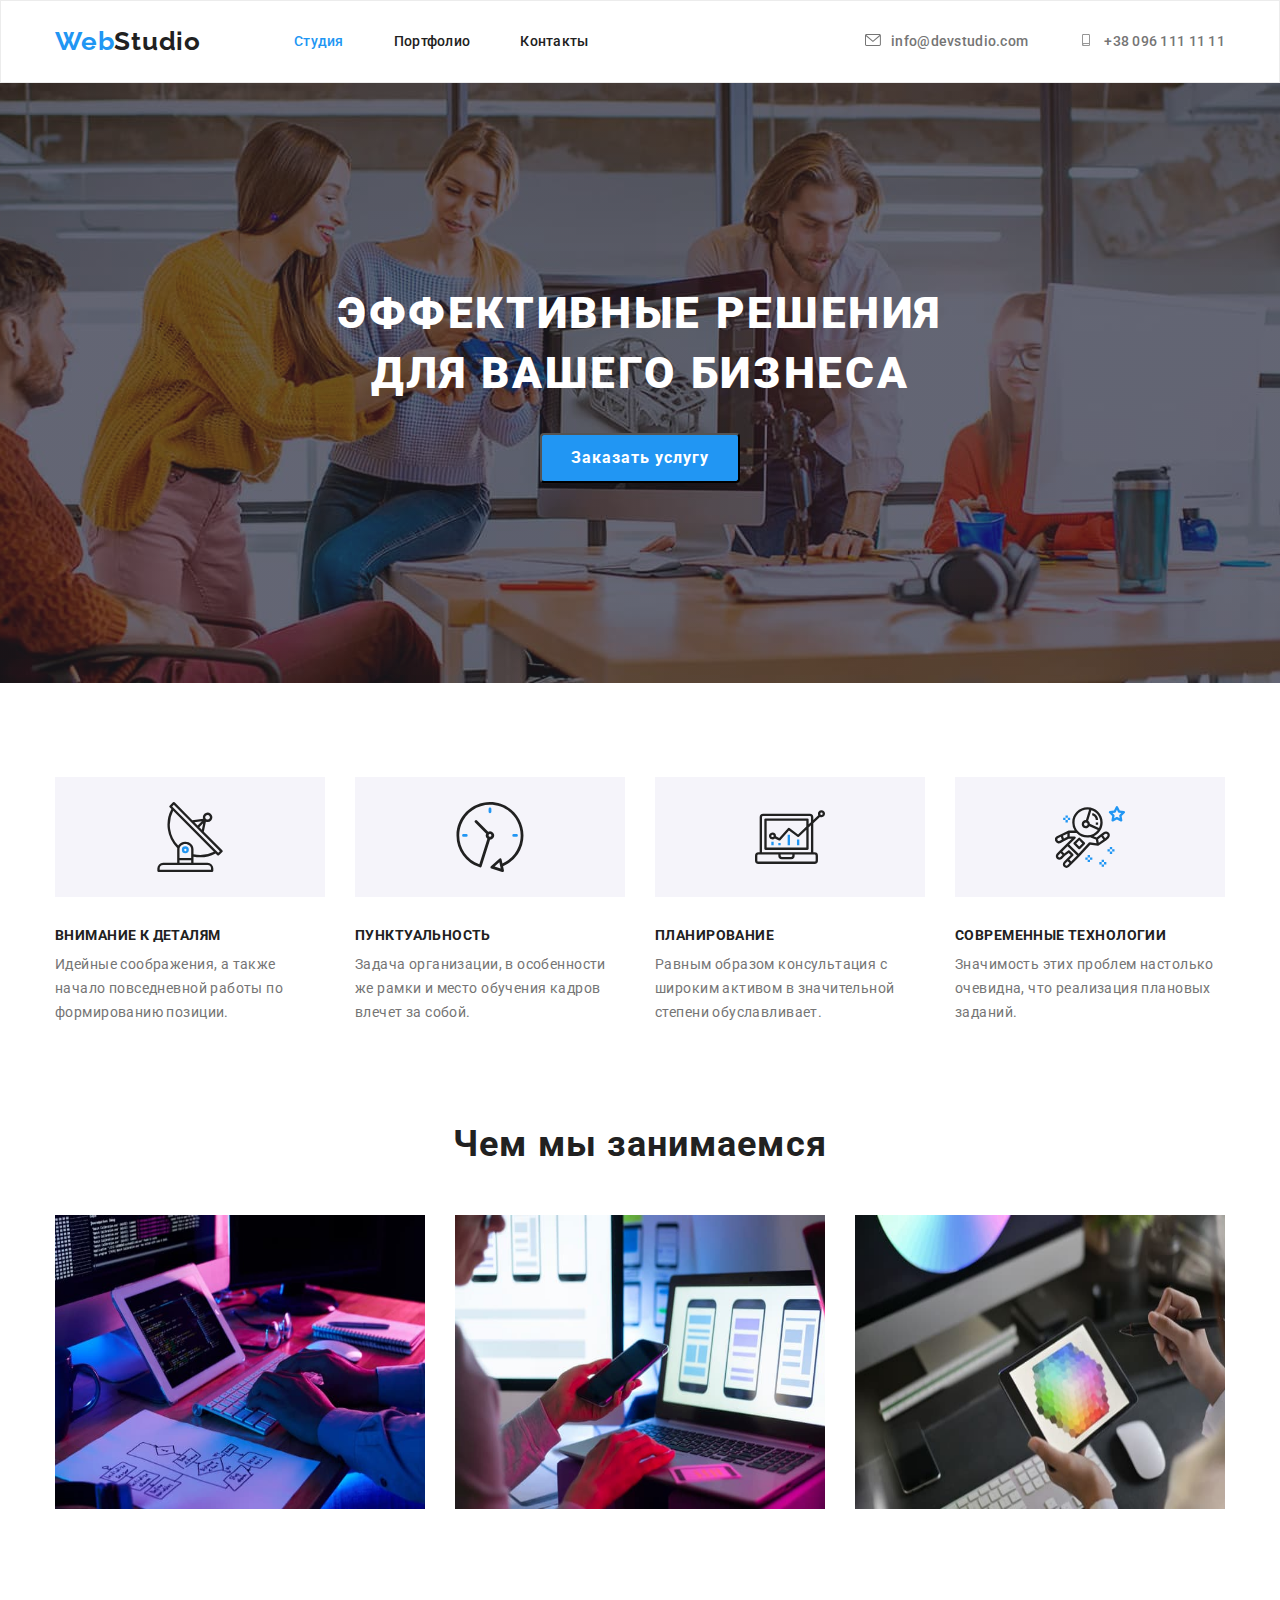
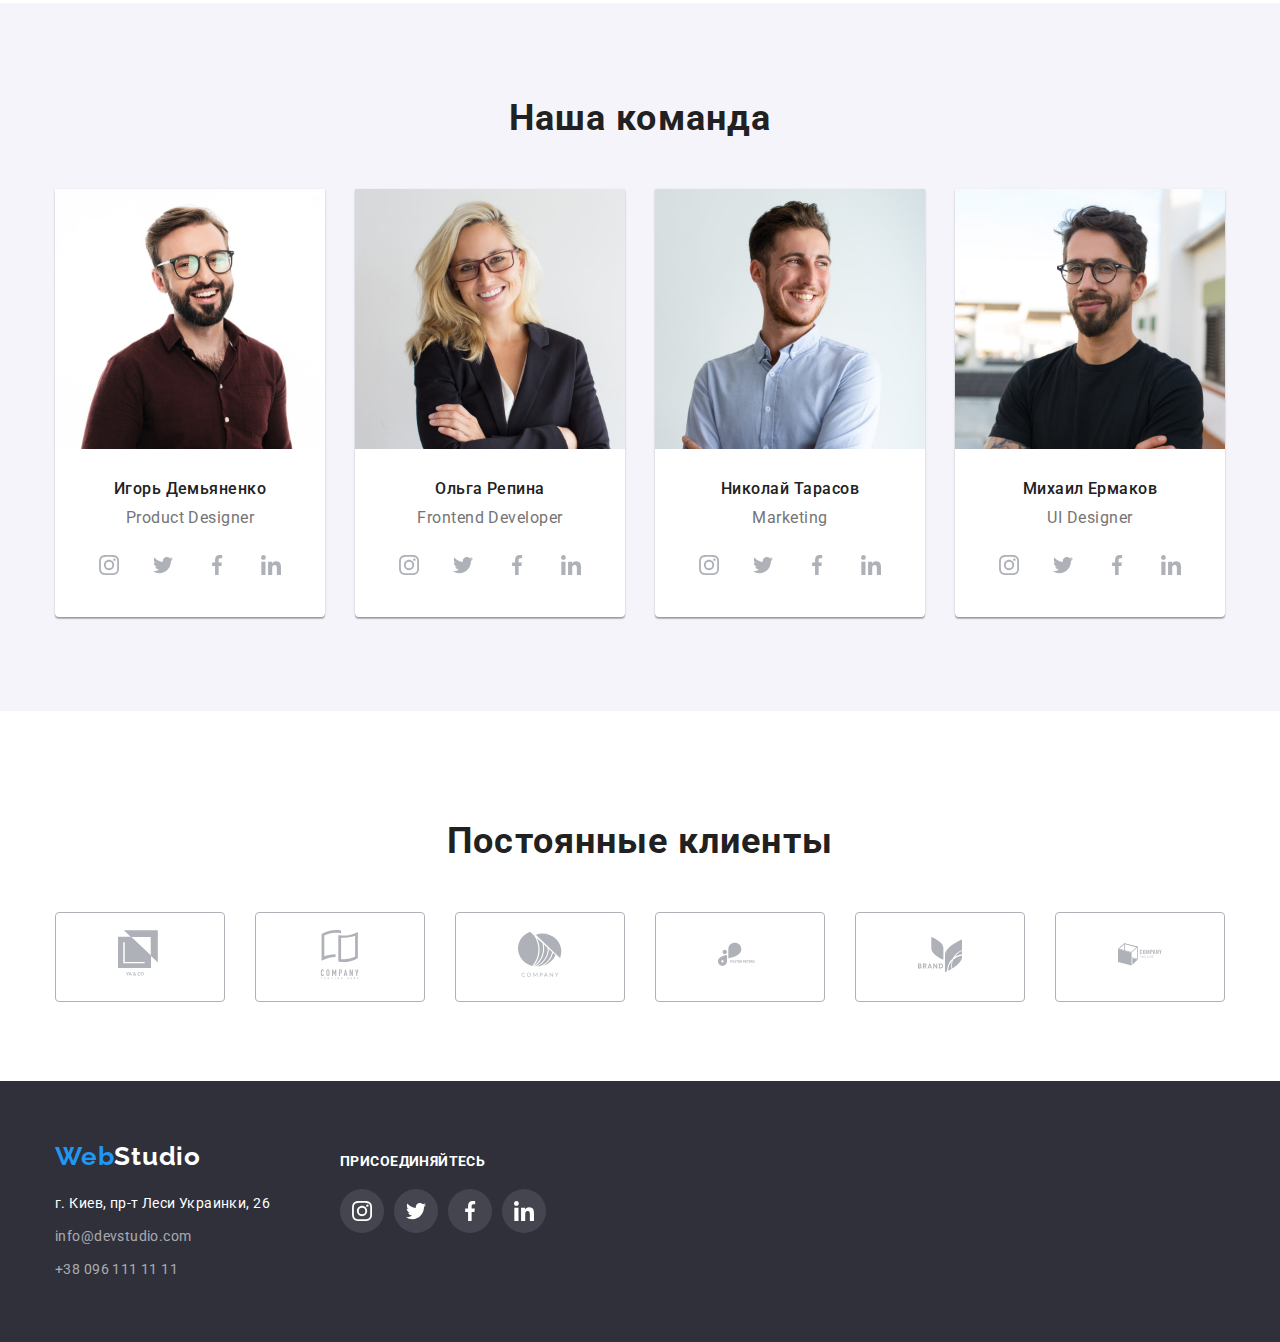
<file: index.html>
<!DOCTYPE html>
<html lang="ru">
<head>
    <meta charset="UTF-8">
    <meta name="viewport" content="width=device-width, initial-scale=1.0">
    <title>WebStudio</title>
    <link rel="stylesheet" href="https://cdnjs.cloudflare.com/ajax/libs/modern-normalize/1.0.0/modern-normalize.min.css">
    <link rel="stylesheet" href="./CSS/styles.css">
    <link rel="preconnect" href="https://fonts.gstatic.com">
    <link href="https://fonts.googleapis.com/css2?family=Raleway:wght@700&family=Roboto:wght@400;500;700;900&display=swap" 
    rel="stylesheet">
</head>

<body>
    <!--Шапка сайту-->
    <header class="header">
       <div class="container">
            <nav class="sait-nav">
                <a class="logo" href="/">Web<span class="logo-color-header">Studio</span></a>
                <ul class="sait-nav-list">
                    <li class="sait-nav-item"><a class="sait-nav-link sait-nav-link-current" href="">Студия</a></li>
                    <li class="sait-nav-item"><a class="sait-nav-link" href="./portfolio.html">Портфолио</a></li>
                    <li class="sait-nav-item"><a class="sait-nav-link" href="">Контакты</a></li>
                </ul>
            </nav>
            <address class="adress-header">
                <ul class="adress-header-list">
                    <li class="adress-header-item">
                        <a class="adress-header-link" href="mailto:info@devstudio.com">
                        <svg class="adres-icon">
                            <use href="./images/Іконки/symbol-defs.svg#icon-envelope"></use>
                        </svg>info@devstudio.com</a>
                    </li>
                    <li class="adress-header-item">
                        <a class="adress-header-link" href="tel:+380961111111">
                        <svg class="adres-icon">
                            <use href="./images/Іконки/symbol-defs.svg#icon-smartphone"></use>
                        </svg>+38 096 111 11 11</a>
                    </li>
                </ul>
            </address>
       </div>
    </header>
 
    <main>
        

        <!--Герой-->       
        <section class="hero-section">
            <div class="hero container">
                <h1 class="hero-title">Эффективные решения для вашего бизнеса</h1>
                <button class="hero-button" type="button">Заказать услугу</button>
            </div>
        </section>   
        
        <!--Особливості-->
        <section class="specionalization">

            <div class="specionalization-conteiner container">
                <h2 class="visually-hidden">Особливості</h2>

                <ul class="specionalization-list">

                    <li class="specionalization-item">
                        <div class="specionalization-card">
                            <svg class="specionalization-icon">
                                <use href="./images/Іконки/symbol-defs.svg#icon-antenna"></use>
                            </svg>
                        </div>
                        <h3 class="specionalization-item-title">Внимание к деталям</h3>
                        <p class="specionalization-item-text">Идейные соображения, а также начало повседневной работы по формированию позиции.</p>
                    </li>

                    <li class="specionalization-item">
                        <div class="specionalization-card">
                            <svg class="specionalization-icon">
                                <use href="./images/Іконки/symbol-defs.svg#icon-clock"></use>
                            </svg>
                        </div>
                        <h3 class="specionalization-item-title">Пунктуальность</h3>
                        <p class="specionalization-item-text">Задача организации, в особенности же рамки и место обучения кадров влечет за собой.</p>
                    </li>

                    <li class="specionalization-item">
                        <div class="specionalization-card">
                            <svg class="specionalization-icon">
                                <use href="./images/Іконки/symbol-defs.svg#icon-diagram"></use>
                            </svg>
                        </div>
                        <h3 class="specionalization-item-title">Планирование</h3>
                        <p class="specionalization-item-text">Равным образом консультация с широким активом в значительной степени обуславливает.</p>
                    </li>

                    <li class="specionalization-item">
                        <div class="specionalization-card">
                            <svg class="specionalization-icon">
                                <use href="./images/Іконки/symbol-defs.svg#icon-astronaut"></use>
                            </svg>
                        </div>
                        <h3 class="specionalization-item-title">Современные технологии</h3>
                        <p class="specionalization-item-text">Значимость этих проблем настолько очевидна, что реализация плановых заданий.</p>
                    </li>

                </ul>
            </div>
        </section>

        <!--Чим займаэться фірма-->
        <section>
            
            <div class="container">  
                
                <h2 class="title">Чем мы занимаемся</h2>

                <ul class="specionalization-list-img">
                    
                    <li class="specionalization-item-img">
                        <img src="./images/Чим-займаємося/eff34a388bbc6409758a002e5a58c3ca.jpg"
                            alt="рабочий стол програмиста" 
                            width="370" height="294">
                    </li>
                    
                    <li class="specionalization-item-img">
                        <img src="./images/Чим-займаємося/fe209b7db875477ca0f844823574082d.jpg" 
                            alt="разработка приложений для смартфонов" 
                            width="370" height="294">
                    </li>
                    
                    <li class="specionalization-item-img">
                        <img src="./images/Чим-займаємося/ff490664ba91f138b9f708e01d65306a.jpg" 
                            alt="планшет с палитрой выбора цвета" 
                            width="370" height="294">
                    </li>

                </ul>
            </div>
        </section>
        
        <!--Команда-->
        <section class="command">
           <div class="container">

                <h2 class="title">Наша команда</h2>

                <ul class="command-list">

                    <li class="command-list-item">
                        <div>
                                <img src="./images/Команда/Демяненко.jpg"
                                alt="Молодой человек, в рубашке и очках" 
                                width="270">
                            <div class="card-command-content">
                                <h3 class="command-list-name">Игорь Демьяненко</h3>
                                <p class="command-list-position">Product Designer</p>
                                <ul class="social-networks">
                                    <li class="social-networks-list">
                                        <a class="social-command-link" href="">
                                            <div class="social-networks-item">
                                                <svg class="social-networks-icon">
                                                    <use href="./images/Іконки/symbol-defs.svg#icon-instagram"></use>
                                                </svg>
                                            </div>
                                        </a>
                                    </li>
                                    <li class="social-networks-list">
                                        <a class="social-command-link" href="">
                                            <div class="social-networks-item">
                                                <svg class="social-networks-icon">
                                                    <use href="./images/Іконки/symbol-defs.svg#icon-twitter"></use>
                                                </svg>
                                            </div>
                                        </a>
                                    </li>
                                    <li class="social-networks-list">
                                        <a class="social-command-link" href="">
                                            <div class="social-networks-item">
                                                <svg class="social-networks-icon">
                                                    <use href="./images/Іконки/symbol-defs.svg#icon-facebook"></use>
                                                </svg>
                                            </div>
                                        </a>
                                    </li>
                                    <li class="social-networks-list">
                                        <a class="social-command-link" href="">
                                            <div class="social-networks-item">
                                                <svg class="social-networks-icon">
                                                    <use href="./images/Іконки/symbol-defs.svg#icon-linkedin"></use>
                                                </svg>
                                            </div>
                                        </a>
                                    </li>
                                    
                                </ul>
                            </div>
                        </div>
                    </li>

                    <li class="command-list-item">
                        <div>
                                <img src="./images/Команда/Репина.jpg" 
                                alt="Молодая девушка с белыми волосами,  в піджаке и очках "
                                width="270">
                            <div class="card-command-content">
                                <h3 class="command-list-name">Ольга Репина</h3>
                                <p class="command-list-position">Frontend Developer</p>
                                <ul class="social-networks">
                                    <li class="social-networks-list">
                                        <a class="social-command-link" href="">
                                            <div class="social-networks-item">
                                                <svg class="social-networks-icon">
                                                    <use href="./images/Іконки/symbol-defs.svg#icon-instagram"></use>
                                                </svg>
                                            </div>
                                        </a>
                                    </li>
                                    <li class="social-networks-list">
                                        <a class="social-command-link" href="">
                                            <div class="social-networks-item">
                                                <svg class="social-networks-icon">
                                                    <use href="./images/Іконки/symbol-defs.svg#icon-twitter"></use>
                                                </svg>
                                            </div>
                                        </a>
                                    </li>
                                    <li class="social-networks-list">
                                        <a class="social-command-link" href="">
                                            <div class="social-networks-item">
                                                <svg class="social-networks-icon">
                                                    <use href="./images/Іконки/symbol-defs.svg#icon-facebook"></use>
                                                </svg>
                                            </div>
                                        </a>
                                    </li>
                                    <li class="social-networks-list">
                                        <a class="social-command-link" href="">
                                            <div class="social-networks-item">
                                                <svg class="social-networks-icon">
                                                    <use href="./images/Іконки/symbol-defs.svg#icon-linkedin"></use>
                                                </svg>
                                            </div>
                                        </a>
                                    </li>
                                    
                                </ul>
                            </div>
                        </div>  
                    </li>

                    <li class="command-list-item">
                        <div>
                                <img src="./images/Команда/Тарасов.jpg" 
                                alt="Молодой человек в белой рубашке"
                                width="270">
                            <div class="card-command-content">
                                <h3 class="command-list-name">Николай Тарасов</h3>
                                <p class="command-list-position">Marketing</p>
                                <ul class="social-networks">
                                    <li class="social-networks-list">
                                        <a class="social-command-link" href="">
                                            <div class="social-networks-item">
                                                <svg class="social-networks-icon">
                                                    <use href="./images/Іконки/symbol-defs.svg#icon-instagram"></use>
                                                </svg>
                                            </div>
                                        </a>
                                    </li>
                                    <li class="social-networks-list">
                                        <a class="social-command-link" href="">
                                            <div class="social-networks-item">
                                                <svg class="social-networks-icon">
                                                    <use href="./images/Іконки/symbol-defs.svg#icon-twitter"></use>
                                                </svg>
                                            </div>
                                        </a>
                                    </li>
                                    <li class="social-networks-list">
                                        <a class="social-command-link" href="">
                                            <div class="social-networks-item">
                                                <svg class="social-networks-icon">
                                                    <use href="./images/Іконки/symbol-defs.svg#icon-facebook"></use>
                                                </svg>
                                            </div>
                                        </a>
                                    </li>
                                    <li class="social-networks-list">
                                        <a class="social-command-link" href="">
                                            <div class="social-networks-item">
                                                <svg class="social-networks-icon">
                                                    <use href="./images/Іконки/symbol-defs.svg#icon-linkedin"></use>
                                                </svg>
                                            </div>
                                        </a>
                                    </li> 
                                </ul>
                            </div>
                        </div>  
                    </li>

                    <li class="command-list-item">
                        <div>
                                <img src="./images/Команда/Ермаков.jpg" 
                                alt="Молодой человек в чорной футболке и очках"
                                width="270">
                            <div class="card-command-content">
                                <h3 class="command-list-name">Михаил Ермаков</h3>
                                <p class="command-list-position">UI Designer</p>
                                <ul class="social-networks">
                                    <li class="social-networks-list">
                                        <a class="social-command-link" href="">
                                            <div class="social-networks-item">
                                                <svg class="social-networks-icon">
                                                    <use href="./images/Іконки/symbol-defs.svg#icon-instagram"></use>
                                                </svg>
                                            </div>
                                        </a>
                                    </li>
                                    <li class="social-networks-list">
                                        <a class="social-command-link" href="">
                                            <div class="social-networks-item">
                                                <svg class="social-networks-icon">
                                                    <use href="./images/Іконки/symbol-defs.svg#icon-twitter"></use>
                                                </svg>
                                            </div>
                                        </a>
                                    </li>
                                    <li class="social-networks-list">
                                        <a class="social-command-link" href="">
                                            <div class="social-networks-item">
                                                <svg class="social-networks-icon">
                                                    <use href="./images/Іконки/symbol-defs.svg#icon-facebook"></use>
                                                </svg>
                                            </div>
                                        </a>
                                    </li>
                                    <li class="social-networks-list">
                                        <a class="social-command-link" href="">
                                            <div class="social-networks-item">
                                                <svg class="social-networks-icon">
                                                    <use href="./images/Іконки/symbol-defs.svg#icon-linkedin"></use>
                                                </svg>
                                            </div>
                                        </a>
                                    </li>
                                </ul>
                            </div>
                        </div>
                    </li>
                </ul>    
            </div>
        </section>
    
        <!--Клієнти-->
        <section class="clients">
            <div class="container">  
                
                <h2 class="title">Постоянные клиенты</h2>

                <ul class="client-list">
                    <li class="client-item"> 
                        <a class="client-link" href="">
                            <div class="client-list-item">
                                <svg class="client-icon">
                                    <use href="./images/Іконки/symbol-defs.svg#icon-logo-1"></use>
                                </svg>
                            </div>
                        </a>
                    </li>
                    <li class="client-item"> 
                        <a class="client-link" href="">
                            <div class="client-list-item">
                                <svg class="client-icon">
                                    <use href="./images/Іконки/symbol-defs.svg#icon-logo-2"></use>
                                </svg>
                            </div>
                        </a>
                    </li>
                    <li class="client-item"> 
                        <a class="client-link" href="">
                            <div class="client-list-item">
                                <svg class="client-icon">
                                    <use href="./images/Іконки/symbol-defs.svg#icon-logo-3"></use>
                                </svg>
                            </div>
                        </a>
                    </li>
                    <li class="client-item"> 
                        <a class="client-link" href="">
                            <div class="client-list-item">
                                <svg class="client-icon">
                                    <use href="./images/Іконки/symbol-defs.svg#icon-logo-4"></use>
                                </svg>
                            </div>
                        </a>
                    </li>
                    <li class="client-item"> 
                        <a class="client-link" href="">
                            <div class="client-list-item">
                                <svg class="client-icon">
                                    <use href="./images/Іконки/symbol-defs.svg#icon-logo-5"></use>
                                </svg>
                            </div>
                        </a>
                    </li>
                    <li class="client-item"> 
                        <a class="client-link" href="">
                            <div class="client-list-item">
                                <svg class="client-icon">
                                    <use href="./images/Іконки/symbol-defs.svg#icon-logo-6"></use>
                                </svg>
                            </div>
                        </a>
                    </li>
                </ul>
            </div>
        </section>
    </main>


    <!--Підвал-->
    <footer class="footer">
        <div class="container">
            <div>
                <a class="logo" href="/">Web<span class="logo-footer">Studio</span></a>
            
                <address class="adress">
                    <a class="adress-street-link" href="https://goo.gl/maps/WcR2exYb3qqgg9U3A">г. Киев, пр-т Леси Украинки, 26</a>     
                    <ul>
                        <li class="adress-street-item"><a class="adress-footer-link" href="mailto:info@devstudio.com">info@devstudio.com</a></li>
                        <li class="adress-street-item"><a class="adress-footer-link" href="tel:+380961111111">+38 096 111 11 11</a></li>
                    </ul>
                </address>
            </div>
            <div class="footer-social-networks">
                <h2 class="foter-title">присоединяйтесь</h2>
                <ul class="social-networks">
                    <li class="social-networks-list">
                        <a class="footer-social-link" href="">
                            <div class="foter-social-networks-item">
                                <svg class="foter-social-networks-icon">
                                    <use href="./images/Іконки/symbol-defs.svg#icon-instagram"></use>
                                </svg>
                            </div>
                        </a>
                    </li>
                    <li class="social-networks-list">
                        <a class="footer-social-link" href="">
                            <div class="foter-social-networks-item">
                                <svg class="foter-social-networks-icon">
                                    <use href="./images/Іконки/symbol-defs.svg#icon-twitter"></use>
                                </svg>
                            </div>
                        </a>
                    </li>
                    <li class="social-networks-list">
                        <a class="footer-social-link" href="">
                            <div class="foter-social-networks-item">
                                <svg class="foter-social-networks-icon">
                                    <use href="./images/Іконки/symbol-defs.svg#icon-facebook"></use>
                                </svg>
                            </div>
                        </a>
                    </li>
                    <li class="social-networks-list">
                        <a class="footer-social-link" href="">
                            <div class="foter-social-networks-item">
                                <svg class="foter-social-networks-icon">
                                    <use href="./images/Іконки/symbol-defs.svg#icon-linkedin"></use>
                                </svg>
                            </div>
                        </a>
                    </li>
                    
                </ul>
            </div>
        </div>  

    </footer>
</body>
</html>
</file>
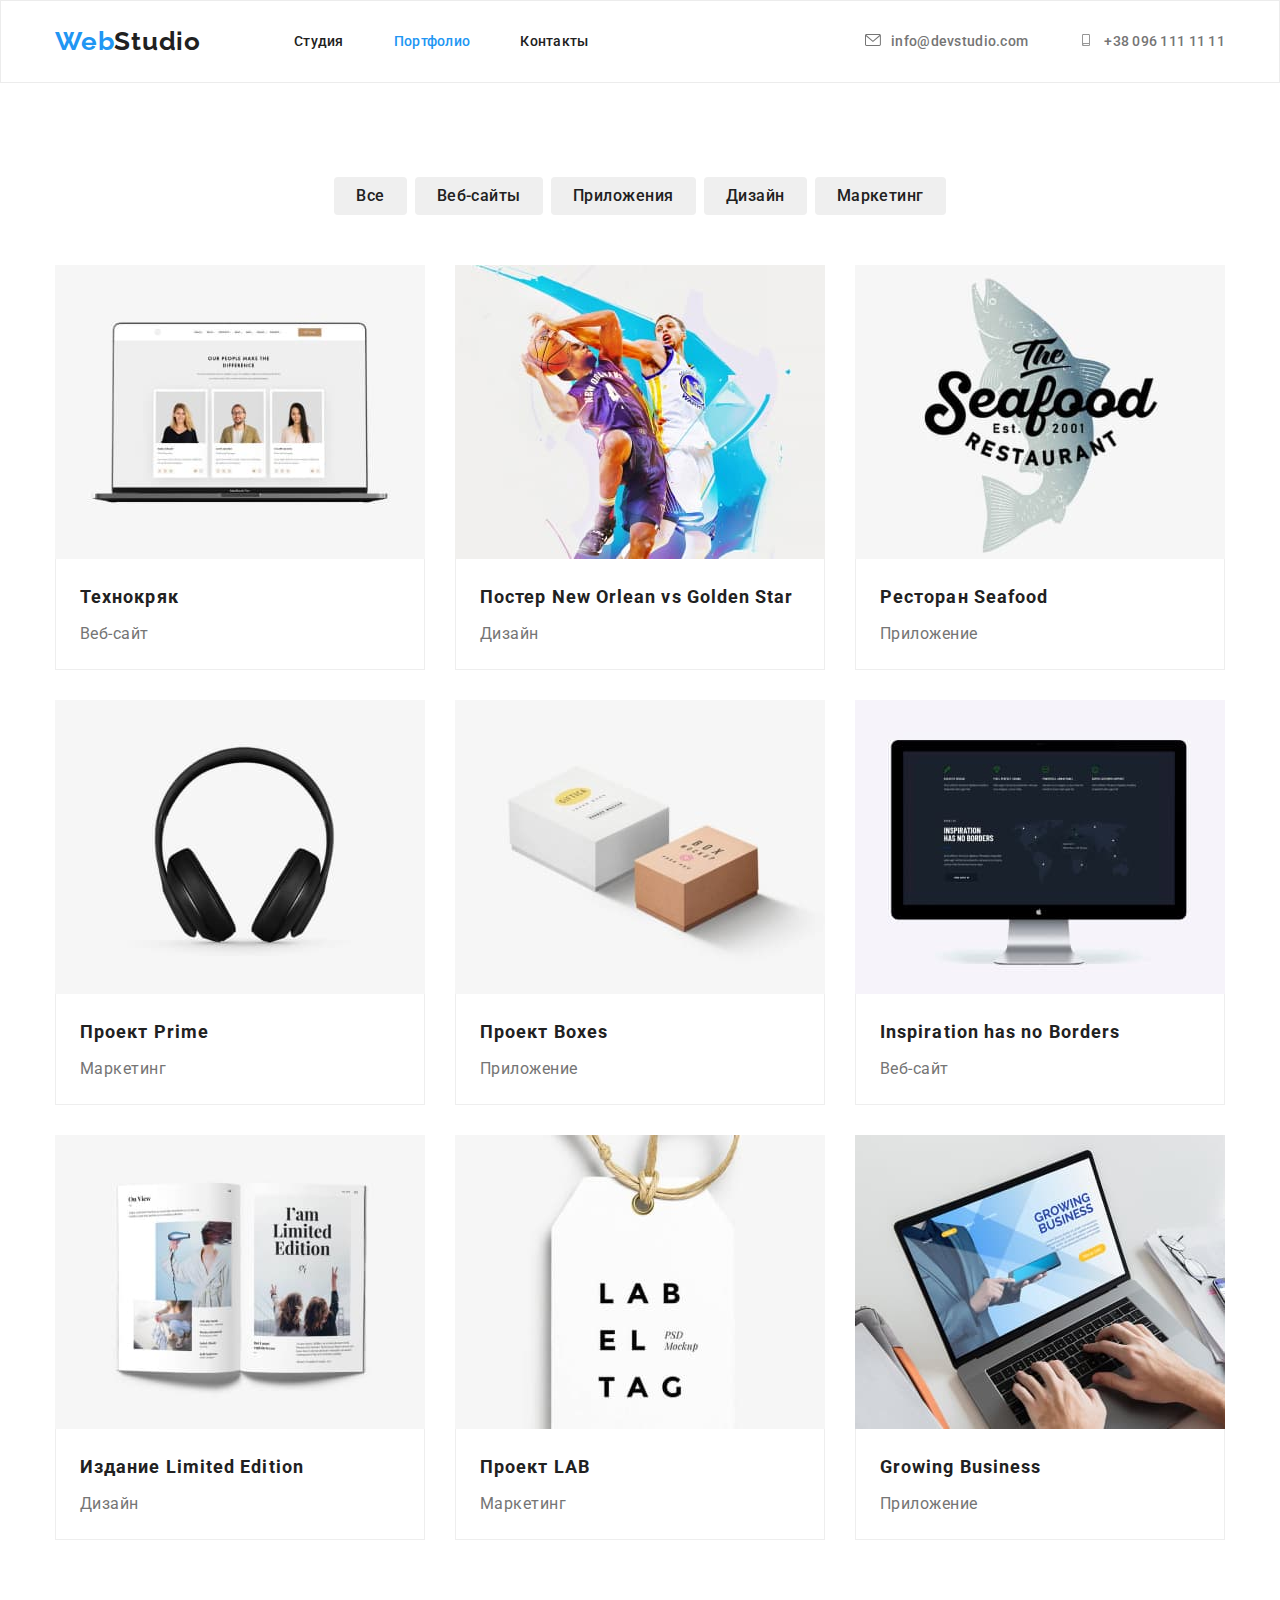
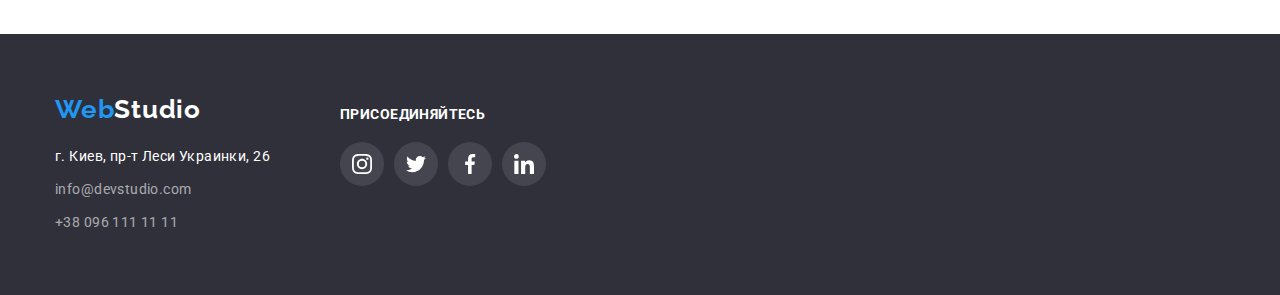
<file: portfolio.html>
<!DOCTYPE html>
<html lang="ru">
    <head>
        <meta charset="UTF-8">
        <meta name="viewport" content="width=device-width, initial-scale=1.0">
        <title>WebStudio</title>
        <link rel="stylesheet" href="https://cdnjs.cloudflare.com/ajax/libs/modern-normalize/1.0.0/modern-normalize.min.css">
        <link rel="stylesheet" href="./CSS/styles.css">
        <link rel="preconnect" href="https://fonts.gstatic.com">
        <link href="https://fonts.googleapis.com/css2?family=Raleway:wght@700&family=Roboto:wght@400;500;700;900&display=swap" 
        rel="stylesheet">
    </head>

    <body>
        <!--Шапка сайту-->
        <header class="header">
            <div class="container">
                <nav class="sait-nav">
                    <a class="logo" href="/">Web<span class="logo-color-header">Studio</span></a>
                    <ul class="sait-nav-list">
                        <li class="sait-nav-item"><a class="sait-nav-link" href="./index.html">Студия</a></li>
                        <li class="sait-nav-item"><a class="sait-nav-link sait-nav-link-current" href="">Портфолио</a></li>
                        <li class="sait-nav-item"><a class="sait-nav-link" href="">Контакты</a></li>
                    </ul>
                </nav>
                <address class="adress-header">
                    <ul class="adress-header-list">
                        <li class="adress-header-item">
                            <a class="adress-header-link" href="mailto:info@devstudio.com">
                                <svg class="adres-icon">
                                    <use href="./images/Іконки/symbol-defs.svg#icon-envelope"></use>
                                </svg>info@devstudio.com
                            </a>
                        </li>
                        <li class="adress-header-item">
                            <a class="adress-header-link" href="tel:+380961111111">
                                <svg class="adres-icon">
                                    <use href="./images/Іконки/symbol-defs.svg#icon-smartphone"></use>
                                </svg>+38 096 111 11 11
                            </a>
                        </li>
                    </ul>
                </address>
            </div>
        </header>
        <!--Кнопки-->
        <main>
            <h1 class="visually-hidden">Портфолио</h1>
            <ul class="buttons-list container">
                <li class="buttons-list-item"><button class="buttons-item" type="button">Все</button></li>
                <li class="buttons-list-item"><button class="buttons-item" type="button">Веб-сайты</button></li>
                <li class="buttons-list-item"><button class="buttons-item" type="button">Приложения</button></li>
                <li class="buttons-list-item"><button class="buttons-item" type="button">Дизайн</button></li>
                <li class="buttons-list-item"><button class="buttons-item" type="button">Маркетинг</button></li>
            </ul>
            <!--Карточки-->
            <div class="container">
                <ul class="card-list">

                    <li class="card-item">
                        <a class="card-link" href="">
                            <div class="card-thumb">
                                <img class="card-img"
                                src="./images/Портфоліо/Технокряк.jpg" 
                                alt="Ноутбук"
                                width="370" height="294" >
                            </div>
                            <div class="card-content">
                                <h2 class="card-titel">Технокряк</h2>
                                <p class="card-text">Веб-сайт</p>
                            </div>
                        </a>  
                    </li>

                    <li class="card-item">
                        <a class="card-link" href="">
                            <div class="card-thumb">
                                <img class="card-img"
                                src="./images/Портфоліо/Постер-New-Orlean-vs-Golden-Star.jpg" 
                                alt="Двое мущин играют в баскетбол"
                                width="370">
                            </div>
                            <div class="card-content">
                                <h2 class="card-titel">Постер New Orlean vs Golden Star</h2>
                                <p class="card-text">Дизайн</p>
                            </div>
                        </a>
                    </li>

                    <li class="card-item">
                        <a class="card-link" href="">
                            <div class="card-thumb">
                                <img class="card-img"
                                src="./images/Портфоліо/Ресторан-Seafood.jpg" 
                                alt="Логотип ресторана"
                                width="370">
                            </div>
                            <div class="card-content">
                                <h2 class="card-titel">Ресторан Seafood</h2>
                                <p class="card-text">Приложение</p>
                            </div>
                        </a>
                    </li>

                    <li class="card-item">
                        <a class="card-link" href="">
                            <div class="card-thumb">
                                <img class="card-img"
                                src="./images/Портфоліо/Проект-Prime.jpg" 
                                alt="Наушники"
                                width="370">
                            </div>
                            <div class="card-content">
                                <h2 class="card-titel">Проект Prime</h2>
                                <p class="card-text">Маркетинг</p>
                            </div>
                        </a>
                    </li>

                    <li class="card-item">
                        <a class="card-link" href="">
                            <div class="card-thumb">
                                <img class="card-img"
                                src="./images/Портфоліо/Проект-Boxes.jpg" 
                                alt="Две коробки"
                                width="370">
                            </div>
                            <div class="card-content">
                                <h2 class="card-titel">Проект Boxes</h2>
                                <p class="card-text">Приложение</p>
                            </div>
                        </a>
                    </li>

                    <li class="card-item">
                        <a class="card-link" href="">
                            <div class="card-thumb">
                                <img class="card-img"
                                src="./images/Портфоліо/Inspiration-has-no-Borders.jpg" 
                                alt="Монитор компьютера"
                                width="370">
                            </div>
                            <div class="card-content">
                                <h2 class="card-titel">Inspiration has no Borders</h2>
                                <p class="card-text">Веб-сайт</p>
                            </div>
                        </a>
                    </li>

                    <li class="card-item">
                        <a class="card-link" href="">
                            <div class="card-thumb">
                                <img class="card-img"
                                src="./images/Портфоліо/Издание-Limited-Edition.jpg" 
                                alt="Розвернутый журнал"
                                width="370">
                            </div>
                            <div class="card-content">
                                <h2 class="card-titel">Издание Limited Edition</h2>
                                <p class="card-text">Дизайн</p>
                            </div>
                        </a>
                    </li>

                    <li class="card-item">
                        <a class="card-link" href="">
                            <div class="card-thumb">
                                <img class="card-img"
                                src="./images/Портфоліо/Проект-LAB.jpg" 
                                alt="Ярлык"
                                width="370">
                            </div>
                            <div class="card-content">
                                <h2 class="card-titel">Проект LAB</h2>
                                <p class="card-text">Маркетинг</p>
                            </div>
                        </a>
                    </li>

                    <li class="card-item">
                        <a class="card-link" href="">
                            <div class="card-thumb">
                                <img class="card-img"
                                src="./images/Портфоліо/Growing-Business.jpg" 
                                alt="Человек работает за ноутбуком"
                                width="370">
                            </div>
                            <div class="card-content">
                                <h2 class="card-titel">Growing Business</h2>
                                <p class="card-text">Приложение</p>
                            </div>
                        </a>
                    </li>

                </ul>
            </div>        
        </main>

        <!--Підвал-->
        <footer class="footer">
            <div class="container">
                <div>
                    <a class="logo" href="/">Web<span class="logo-footer">Studio</span></a>
                
                    <address class="adress">
                        <a class="adress-street-link" href="https://goo.gl/maps/WcR2exYb3qqgg9U3A">г. Киев, пр-т Леси Украинки, 26</a>     
                        <ul>
                            <li class="adress-street-item"><a class="adress-footer-link" href="mailto:info@devstudio.com">info@devstudio.com</a></li>
                            <li class="adress-street-item"><a class="adress-footer-link" href="tel:+380961111111">+38 096 111 11 11</a></li>
                        </ul>
                    </address>
                </div>
                <div class="footer-social-networks">
                    <h2 class="foter-title">присоединяйтесь</h2>
                    <ul class="social-networks">
                        <li class="social-networks-list">
                            <a class="footer-social-link" href="">
                                <div class="foter-social-networks-item">
                                    <svg class="foter-social-networks-icon">
                                        <use href="./images/Іконки/symbol-defs.svg#icon-instagram"></use>
                                    </svg>
                                </div>
                            </a>
                        </li>
                        <li class="social-networks-list">
                            <a class="footer-social-link" href="">
                                <div class="foter-social-networks-item">
                                    <svg class="foter-social-networks-icon">
                                        <use href="./images/Іконки/symbol-defs.svg#icon-twitter"></use>
                                    </svg>
                                </div>
                            </a>
                        </li>
                        <li class="social-networks-list">
                            <a class="footer-social-link" href="">
                                <div class="foter-social-networks-item">
                                    <svg class="foter-social-networks-icon">
                                        <use href="./images/Іконки/symbol-defs.svg#icon-facebook"></use>
                                    </svg>
                                </div>
                            </a>
                        </li>
                        <li class="social-networks-list">
                            <a class="footer-social-link" href="">
                                <div class="foter-social-networks-item">
                                    <svg class="foter-social-networks-icon">
                                        <use href="./images/Іконки/symbol-defs.svg#icon-linkedin"></use>
                                    </svg>
                                </div>
                            </a>
                        </li>
                        
                    </ul>
                </div>
            </div>  
        
        </footer>
    </body>
</html>
</file>
<file: CSS/styles.css>
:root
{
    --primary-text-color: #212121;/* колір основного тексту */
    --accent-color:  #2196F3;/* колір ховеру */
    --accent-text-color: #757575;/* колір допоміжного тексту */
    --background-color: #F5F4FA;/* колір допоміжного фону */
    --white-color: #ffffff;/* білий */
    --background-primery: #2F303A;
    --social-networks: #afb1b8;
}

body
{
    font-family: 'Roboto', sans-serif;
    background: #ffffff;
}

a
{
    text-decoration: none;
}

ul
{
    list-style: none;
}

.title
{
font-weight: 700;
font-size: 36px;
line-height: 1.167;
text-align: center;
letter-spacing: 0.03em;
color: var(--primary-text-color);
}

h1,
h2,
h3,
h4,
h5,
h6,
p
{
  margin: 0;
}

ul,
ol
{
  margin: 0;
  padding: 0;
}


img {
  display: block;
}

.container 
{
    max-width: 1200px;
    padding: 0 15px;
    margin: 0 auto;
}

.visually-hidden
 {
    position: absolute;
    width: 1px;
    height: 1px;
    margin: -1px;
    border: 0;
    padding: 0;
    
    white-space: nowrap;
    clip-path: inset(100%);
    clip: rect(0 0 0 0);
    overflow: hidden;
  }
/* ==================HEDER================== */
.logo
{
    font-family: 'Raleway', sans-serif;
    font-weight: bold;
    font-size: 26px;
    line-height: 1.192;
    letter-spacing: 0.03em;
    color: var(--accent-color);
}

.logo-color-header
{
    color: var(--primary-text-color);
}

.header
{
    font-weight: 500;
    font-size: 14px;
    line-height: 1.143;
    letter-spacing: 0.02em;
    border: 1px solid #ECECEC;
}

.sait-nav-link
{  
    color: var(--primary-text-color);
}

.sait-nav-link:hover,
.sait-nav-link:focus,
.sait-nav-link-current
{
    color: var(--accent-color);
}

.adress-header-link
{
    font-style: normal;
    color: var(--accent-text-color);
}

.adress-header-link:hover,
.adress-header-link:focus
{
    color: var(--accent-color);
}

.header
{
    padding-top: 25px;
    padding-bottom: 25px;
}
.header .container
{
    display: flex;
    align-items: center;
}

.header .logo
{
    margin-right: 93px;
}

.sait-nav
{
    display: flex;
    align-items: center;
}

.sait-nav-list
{
    display: flex;
}

.sait-nav-item:not(:last-child)
{
    margin-right: 50px;
}

.adress-header
{
    margin-left: auto;
}

.adress-header-list
{
    display: flex;
}

.adress-header-item:not(:last-child)
{
    margin-right: 50px;
}

.adres-icon
{
    width: 16px;
    height: 12px;
    margin-right: 10px;
    fill: currentColor
}

/* ================END HEDER================ */
/* ==================HERO================== */

.hero-section
{
    background-color: var(--background-primery);
    display: flex;
    justify-content: center;
    align-items: center;
    margin-bottom: 95px;
    max-width: 1600px;
    height: 600px;
    background-image: linear-gradient(
        to right,
        rgba(47, 48, 58, 0.4),
        rgba(47, 48, 58, 0.4)
    ),
    url('../images/Герой/Img.jpg');
    background-size: cover;
    background-position: center;
    margin: 0 auto;
}

.hero
{
    display: flex;
    flex-direction: column;
    justify-content: center;
    align-items: center;
    width: 696px;
    height: 120px;
    padding-top: 200px;
    padding-bottom: 200px;
}

.hero-title
{
    font-weight: 900;
    font-size: 44px;
    line-height: 1.364;
    letter-spacing: 0.06em; 
    text-transform: uppercase;
    color: var(--white-color);
    text-align: center;
    margin-bottom: 30px;
}

.hero-button
{
    font-weight: 700;
    font-size: 16px;
    line-height: 1.875;
    text-align: center;
    letter-spacing: 0.06em;
    color: var(--white-color);
    background: var(--accent-color);
    min-width: 200px;
    min-height: 50px;
    border-radius: 4px;
}
/* ================END HERO================ */
/* =============SPECIALIZATION============= */

.specionalization
{
    margin-top: 94px;
}

.specionalization-item-title
{
    font-weight: 700;
    font-size: 14px;
    line-height: 1.143;
    letter-spacing: 0.03em;
    text-transform: uppercase;
    color: var(--primary-text-color);
    margin-bottom: 10px;
}
.specionalization-conteiner
{
    display: flex;
    flex-wrap: wrap;
    flex-direction: column;    
}
    
.specionalization-item-text
{
    width: 270px;
    min-height: 75px;
    font-weight: 400;
    font-size: 14px;
    line-height: 1.714;
    letter-spacing: 0.03em;
    color: var(--accent-text-color);
}

.specionalization-list
{
    display: flex;
    margin-bottom: 95px;
}

.specionalization-item:not(:last-child)
{
    margin-right: 30px;
}

.specionalization-list-img
{
    display: flex;
    margin-top: 50px;
    margin-bottom: 94px;
}

.specionalization-item-img
{

    width: 370px;
    height: 294px;
}

.specionalization-item-img:not(:last-child)
{
    margin-right: 30px;
}

.specionalization-icon
{
    width: 70px;
    height: 70px;
}

.specionalization-card
{
    display: flex;
    width: 270px;
    height: 120px;
    background-color: var(--background-color);
    justify-content: center;
    align-items: center;
    margin-bottom: 30px;
}
/* ===========END SPECIALIZATION=========== */
/* ================COMMANND================ */
.command
{
    background: #F5F4FA;
    padding-top: 94px;
    padding-bottom: 94px;
}

.command .title
{
    margin-bottom: 50px;
}

.command-list-name
{
    font-weight: 500;
    font-size: 16px;
    line-height: 1.188;
    text-align: center;
    letter-spacing: 0.03em;
    color: var(--primary-text-color);
    margin-bottom: 10px;
}

.command-list-position
{ 
    font-weight: 400;
    font-size: 16px;
    line-height: 1.188;
    text-align: center;
    letter-spacing: 0.03em;
    color: var(--accent-text-color);
    margin-bottom: 16px;
}

.command-list
{
    display: flex;
}

.command-list-item
{
    background-color: var(--white-color);
    border-radius: 0px 0px 4px 4px;
    box-shadow: 0px 1px 3px rgba(0, 0, 0, 0.12), 0px 1px 1px rgba(0, 0, 0, 0.14), 0px 2px 1px rgba(0, 0, 0, 0.2);
}

.command-list-item:not(:last-child)
{
    margin-right: 30px;
}

.card-command-content
{
    padding: 30px;
}

.social-networks
{
    display: flex;
    justify-content: center;
}

.social-networks-item
{
    width: 20px;
    height: 20px;
}

.social-networks-list:not(:last-child)
{
    margin-right: 10px;
}

.social-command-link
{
    display: flex;
    width: 44px;
    height: 44px;
    color: var(--social-networks);
    border-radius: 50%;
    justify-content: center;
    align-items: center;
}

.social-networks-icon
{
    width: 20px;
    height: 20px;
    fill: currentColor;
}

.social-command-link:hover, 
.social-command-link:focus
{
    background-color: var(--accent-color);
    box-shadow: 0px 4px 4px rgba(0, 0, 0, 0.25), 0px 4px 4px rgba(0, 0, 0, 0.25);
    color: var(--white-color);
}


/* ==============END COMMANND============== */
/* ================CLIENTS================ */

.clients .title
{
    margin-top: 109px;
    margin-bottom: 50px;
}
.client-list
{
    display: flex;
    justify-content: center;
    align-items: center;
}

.client-item:not(:last-child)
{
    margin-right: 30px;
}

.client-item
{
    margin-bottom: 79px;
}

.client-link
{
    display: flex;
    width: 170px;
    height: 90px;
    border: 1px solid currentColor;
    box-sizing: border-box;
    border-radius: 4px;
    justify-content: center;
    align-items: center;
    color: var(--social-networks);
}


.client-icon
{
    width: 44px;
    height: 49px;
    fill: currentColor;
}

.client-link:hover,
.client-link:focus
{
    color: var(--accent-color);
}

/* ==============END CLIENTS============== */
/* ================FOOTER================ */
.footer
{
    background: var(--background-primery);
    padding-top: 60px;
    padding-bottom: 60px;
}

.footer .container
{
    display: flex;
}

.logo-footer
{
    color: var(--white-color);
}

.foter-title
{
    font-weight: 700;
    font-size: 14px;
    line-height: 1.143;
    letter-spacing: 0.03em;
    text-transform: uppercase;
    color: var(--white-color);
    margin-bottom: 20px;
}

.adress-street-link
{
    font-style: normal;
    font-weight: 400;
    font-size: 14px;
    line-height: 1.714;
    letter-spacing: 0.03em;
    color: var(--white-color);
}

.footer .adress
{
    margin-top: 20px;
}

.adress-footer-link
{
    font-style: normal;
    font-weight: 400;
    font-size: 14px;
    line-height: 1.714;
    letter-spacing: 0.03em;
    color: rgba(255, 255, 255, 0.6);
}

.adress-street-item
{
    margin-top: 9px;
}
.footer-social-link
{
    display: flex;
    width: 44px;
    height: 44px;
    color: var(--white-color);
    background-color: rgba(255, 255, 255, 0.1);;
    border-radius: 50%;
    justify-content: center;
    align-items: center;
}

.foter-social-networks-icon
{
    width: 20px;
    height: 20px;
    fill: currentColor;
}

.foter-social-networks-item
{
    width: 20px;
    height: 20px;
}

.footer-social-link:hover, 
.footer-social-link:focus
{
    background-color: var(--accent-color);
    color: var(--white-color);
}

.footer-social-networks
{
    margin-left: 70px;
    margin-top: 12px;
}

/* ==============END FOOTER============== */
/* ===============BUTTONS================ */

.buttons-list
{
    display: flex;
    justify-content: center;
    margin-top: 94px;
    margin-bottom: 50px;
}

.buttons-item
{
font-weight: 500;
font-size: 16px;
line-height: 1.625;
text-align: center;
letter-spacing: 0.03em;
color: #212121;
border: 0;
border-radius: 4px;
padding: 6px 22px;
}

.buttons-list-item:not(:last-child)
{
    margin-right: 8px;
}

.buttons-item:hover,
.buttons-item:focus
{
    background: var(--accent-color);
    color: var(--white-color);
    box-shadow: 0px 3px 1px rgba(0, 0, 0, 0.1), 0px 1px 2px rgba(0, 0, 0, 0.08), 0px 2px 2px rgba(0, 0, 0, 0.12);
}

/* =============END BUTTONS============== */
/* ===============CARDS================ */

.card-titel
{
    font-weight: 700;
    font-size: 18px;
    line-height: 2;
    letter-spacing: 0.06em;
    color: var(--primary-text-color);
}

.card-text
{
    font-weight: 400;
    font-size: 16px;
    line-height: 1.875;
    letter-spacing: 0.03em;
    color: var(--accent-text-color);
    margin-top: 4px;
}

.card-list
{
    display: flex;
    flex-wrap: wrap;
    margin-left: -30px;
    margin-top: -30px;
    margin-bottom: 94px;
}

.card-link
{
    display: block;
}

.card-link:hover,
.card-link:focus
{
    box-shadow: 0px 1px 1px rgba(0, 0, 0, 0.12),
     0px 4px 4px rgba(0, 0, 0, 0.06),
      1px 4px 6px rgba(0, 0, 0, 0.16);
}

.card-list > .card-item
{
    flex-basis: calc(100% / 3 - 30px);
    margin-left: 30px;
    margin-top: 30px;
}

.card-content
{
    padding: 20px 24px;
    background: #FFFFFF;
    border: 1px solid #EEEEEE;
    border-top-width: 0px;
}
</file>
